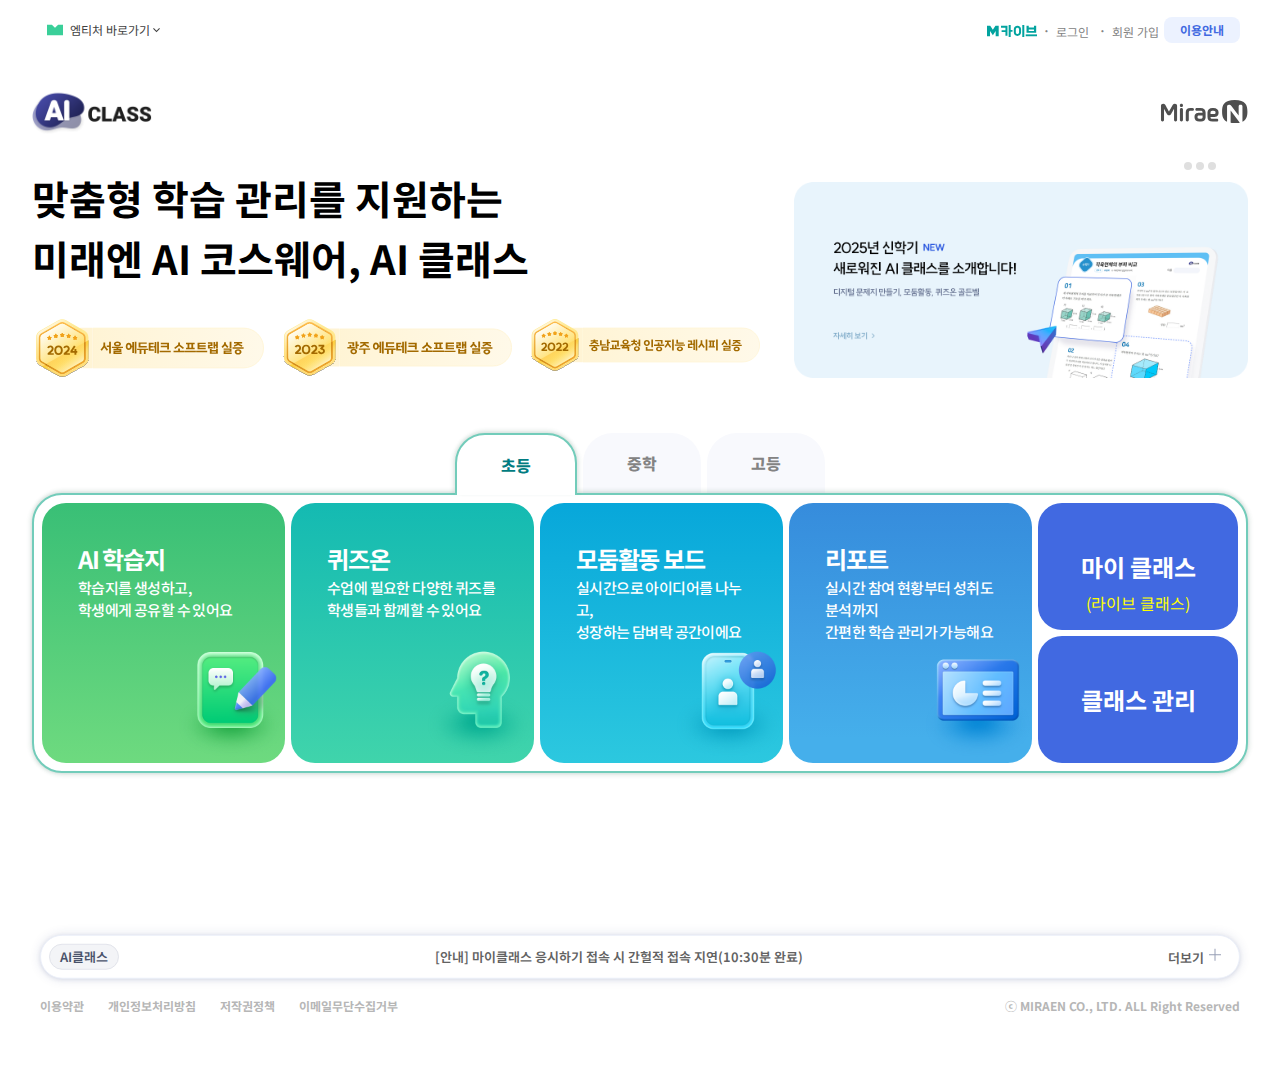
<file: project/cloning/index2.html>
<!DOCTYPE html>
<html lang="kr">

<head>
    <meta charset="UTF-8">
    <meta name="viewport" content="width=device-width, initial-scale=1.0">
    <link rel="stylesheet" href="./css/common.css">
    <link rel="stylesheet" href="./css/index2.css">
    <title>미래엔 AI 클래스_NEW</title>
</head>

<body>
    <header class="flex">
        <div class="mteacher hidden700">
            <a href="" class="flex">
                <img src="./img/mteacher-1.157.0.ad073e8e.svg" alt="">
                <span>엠티처 바로가기</span>
                <img src="./img/ico-arrow-down-line-black-1.157.0.ad3e266c.svg" alt="">
            </a>
        </div>
        <ul class="flex right_nav">
            <li class="hidden700"><a href=""><img src="./img/mkaive-1.157.0.c76c15fd.svg" alt=""></a><span>·</span>
            </li>
            <li class="hidden700"><a href="">로그인</a>
                <span>·</span>
            </li>
            <li class="hidden700"><a href="">회원 가입</a></li>
            <li class="btn_info"><a href="">이용안내</a></li>
            <li class="btn_ham"><a href=""><img src="./img/ico-menu-line.svg" alt=""></a></li>
        </ul>
    </header>
    <main>
        <div class="flex logos">
            <div class="aiclass"><a href=""><img src="./img/AICLASS.png" alt=""></a></div>
            <div class="logo-miraen hidden700"><img src="./img/logo-miraen.svg" alt=""></div>
        </div>
        <section id="sec1" class="flex">
            <article class="left_award flex">
                <h2>맞춤형 학습 관리를 지원하는<br>
                    미래엔 AI 코스웨어, AI 클래스</h2>
                <ul class="flex">
                    <li><img src="./img/award-1.svg" alt=""></li>
                    <li><img src="./img/award-2.svg" alt=""></li>
                    <li><img src="./img/award-3.svg" alt=""></li>
                </ul>
            </article>
            <article class="right_bnr">
                <ul class="flex dots_wrap">
                    <li></li>
                    <li></li>
                    <li></li>
                </ul>
                <div>
                    <img src="./img/banner-1.png" alt="">
                </div>
            </article>
        </section>
        <section id="sec2">
            <ul class="flex">
                <li class="element">초등</li>
                <li>중학</li>
                <li>고등</li>
            </ul>
            <!-- <article class="flex fig_wrap">
                <figure class="fig_no1">
                    <figcaption>
                        <h2>AI학습지</h2>
                        <p>학습지를 생성하고,<br>학생에게 공유할 수 있어요</p>
                    </figcaption>
                    <div></div>
                    <p>수학 디지털 문제지 만들기 오픈</p>
                </figure>
                <figure class="fig_no2">
                    <figcaption>
                        <h2>퀴즈온</h2>
                        <p>수업에 필요한 다양한 퀴즈를<br>학생들과 함께 풀 수 있어요</p>
                    </figcaption>
                    <div></div>
                </figure>
                <figure class="fig_no3">
                    <figcaption>
                        <h2>모둠활동 보드</h2>
                        <p>실시간으로 아이디어를 나누고,<br>성장하는 담벼락 공간이에요</p>
                    </figcaption>
                    <div></div>
                    <div class="new_open"></div>
                </figure>
                <figure class="fig_no4">
                    <figcaption>
                        <h2>리포트</h2>
                        <p>실시간 참여 현황부터 성취도 분석까지<br>간편한 학습 관리가 가능해요</p>
                    </figcaption>
                    <div></div>
                </figure>
                <div class="flex div_no1">
                    <div>
                        <p>마이 클래스</p>
                        <p>(라이브 클래스)</p>
                    </div>
                    <div>
                        <p>클래스 관리</p>
                    </div>
                </div>
            </article> -->
            <article class="flex tab_wrap">
                <div class="tab_ai">
                    <h3>AI 학습지</h3>
                    <p>학습지를 생성하고,<br>
                        학생에게 공유할 수 있어요</p>
                    <div class="tab_img">
                        <img src="./img/ico-aIworkbook.png" alt="">
                    </div>
                </div>
                <div class="tab_quiz">
                    <h3>퀴즈온</h3>
                    <p>수업에 필요한 다양한 퀴즈를<br>
                        학생들과 함께할 수 있어요</p>
                    <div class="tab_img">
                        <img src="./img/ico-quizon.png" alt="">
                    </div>
                </div>
                <div class="tab_people">
                    <h3>모둠활동 보드</h3>
                    <p>실시간으로 아이디어를 나누고,<br>
                        성장하는 담벼락 공간이에요</p>
                    <div class="tab_img">
                        <img src="./img/ico-people.png" alt="">
                    </div>
                </div>
                <div class="tab_report">
                    <h3>리포트</h3>
                    <p>실시간 참여 현황부터 성취도 분석까지<br>
                        간편한 학습 관리가 가능해요</p>
                    <div class="tab_img">
                        <img src="./img/ico-report.png" alt="">
                    </div>
                </div>
                <div class="flex tab_etc">
                    <div class="flex">
                        <h4>마이 클래스</h4>
                        <span>(라이브 클래스)</span>
                    </div>
                    <div class="flex">
                        <h4>클래스 관리</h4>
                    </div>
                </div>
            </article>
        </section>
    </main>
    <footer>
        <div>
            <div class="flex notice">
                <span>AI클래스</span>
                <p class="not1_tit">[안내] 마이클래스 응시하기 접속 시 간헐적 접속 지연(10:30분 완료)</p>
                <div>더보기 <img src="./img/ico-plus.svg" alt=""></div>
            </div>
            <div class="flex f_wrap">
                <ul class="flex">
                    <li><a href="">이용약관</a></li>
                    <li><a href="">개인정보처리방침</a></li>
                    <li><a href="">저작권정책</a></li>
                    <li><a href="">이메일무단수집거부</a></li>
                </ul>
                <p>ⓒ MIRAEN CO., LTD. ALL Right Reserved</p>
            </div>
        </div>
    </footer>
</body>

</html>
</file>
<file: project/cloning/css/index2.css>
header{
    justify-content: space-between;
    align-items: center;
    width: 100%;
    height: 60px;
    padding: 0 clamp(40px, 50% - 800px, 160px);
    position: absolute;
    box-sizing: border-box;
}
.mteacher>a{
    align-items: center;
    color: #414141;
    font-size: 12px;
}

.right_nav{
    align-items: center;
}
.right_nav>li{
    color: #838383;
}
.right_nav>li>a{
    font-size: 12px;
    color: #838383;
    padding: 0 5px;
}
.right_nav>.btn_info>a{
    display: block;
    color: #4169e1;
    background-color: #ecf2ff;
    padding: 4px 16px;
    border-radius: 8px;
    font-weight: bold;

}
.btn_ham{
    display: none;
}

/* header end */

main{
    padding: 88px clamp(32px, 50% - 800px, 160px);
    /* clamp(최소값, 계산값(사이값), 최대값) */
    position: relative;
}

.logos{
    justify-content: space-between;
    align-items: center;
}
.aiclass{
    width: 120px;
}
.aiclass img{
    width: 100%;
}

#sec1{
    gap: 30px;
    justify-content: space-between;
}
.left_award{
    /* flex: 1; */
    flex-direction: column;
    justify-content: flex-end;
}
.left_award>h2{
    font-size: 56px;
    white-space: nowrap;
}
.left_award>ul{
    gap: 16px;
    padding-top: 30px;
}
.left_award>ul>li{
    flex: 1;
}
.left_award>ul>li>img{
    height: 100%;
}

.right_bnr{
    max-width: 750px;
}
.right_bnr>img{
    width: 100%;
}
.dots_wrap{
    justify-content: flex-end;
    padding: 20px 30px 10px;
}
.dots_wrap>li{
    width: 8px; height: 8px;
    background-color: #dfdfdf;
    border-radius: 50%;
    margin: 2px;
}
#sec1 img{
    width: 100%;
}

/* sec1 end */

/* #sec2>.fig_wrap{
    gap: 10px;
    padding: 10px;
    background-color: white;
    border: 2px solid rgb(114, 204, 186);
    border-radius: 40px;
}
#sec2>.fig_wrap>figure{
    flex: 1; height: 180px;
    padding: 40px;
    border-radius: 30px;
    color: white;
    position: relative;
}
#sec2 figcaption>h2{
    font-size: 30px;
    padding-bottom: 10px;
}
#sec2 figcaption>p{
    font-size: 0.9rem;
    font-weight: 500;
}
#sec2 .fig_no1{
    background: linear-gradient(rgb(57, 191, 118) 0%, rgb(110, 218, 127) 100%);
}
#sec2 .fig_no2{
    background: linear-gradient(rgb(20, 186, 178) 0%, rgb(64, 212, 171) 100%);
}
#sec2 .fig_no3{
    background: linear-gradient(rgb(7, 167, 218) 0%, rgb(44, 200, 223) 100%);
}
#sec2 .fig_no4{
    background: linear-gradient(rgb(54, 140, 220) 0%, rgb(69, 175, 235) 90.62%);
}


#sec2 figure div{
    width: 100px; height: 100px;
    background-size: 100%;
    position: absolute;
    right: 30px;
    bottom: 30px;
}
#sec2 .fig_no1>div{
    background-image: url(../img/ico-aIworkbook.png);
}
#sec2 .fig_no1>p{
    width: auto;
    position: absolute;
    white-space: nowrap;
    color: black;
    font-size: 0.8rem;
    top: -15px;
    left: 50%;
    transform: translateX(-50%);
    background-color: white;
    border: 1px solid rgb(32, 58, 162);
    border-radius: 30px;
    padding: 10px 30px;
}
#sec2 .fig_no2>div{
    background-image: url(../img/ico-quizon.png);
}
#sec2 .fig_no3>div{
    background-image: url(../img/ico-people.png);
}
#sec2 .fig_no3>.new_open{
    background-image: url(../img/ico-elem-open-2025.png);
    width: 70px; height: 30px;
    background-repeat: no-repeat;
    right: 60px;
    top: 50px;
}
#sec2 .fig_no4>div{
    background-image: url(../img/ico-report.png);
}


.div_no1{
    width: 200px;
    gap: 6px;
    flex-direction: column;
    justify-content: space-between;
    justify-content: center;
    text-align: center;
}
.div_no1>div{
    flex: 1;
    padding: 20px 0;
    border-radius: 30px;

    color: white;
    position: relative;
    background-color: rgb(65, 105, 225);
} */
#sec2{
    padding-top: 50px;
}
#sec2>ul{
    justify-content: center;
}
#sec2>ul>li{
    padding: 18px 44px 16px;
    background-color: #f8f9fd;
    color: #838383;
    border-radius: 30px 30px 0 0;
    margin: 0 3px;
    font-weight: 800;
}
#sec2>ul>.element{
    color: #017C81;
    background-color: #fff;
    border: 2px solid rgb(114, 204, 186);
    box-shadow: rgba(30, 94, 69, 0.16) 0px -4px 4px -2px, 
    rgba(30, 94, 69, 0.12) -4px 0px 4px -2px, 
    rgba(30, 94, 69, 0.12) 4px 0px 4px -2px;
    z-index: 11;
    position: relative;
}
#sec2>ul>.element::after{
    content: "";
    position: absolute;
    width: 100%; height: 2px;
    background-color: #fff;
    bottom: -2px; left: 0;
    z-index: 111;
}
.tab_wrap{
    position: relative;
    top: -2px;
    z-index: 1;
    border: 2px solid rgb(114, 204, 186);
    background-color: #fff;
    padding: 8px;
    border-radius: 30px;
    box-shadow: rgba(30, 94, 69, 0.16) 0px -4px 4px -2px, 
    rgba(30, 94, 69, 0.16) 0px 4px 4px -2px, 
    rgba(30, 94, 69, 0.12) -4px 0px 4px -2px, 
    rgba(30, 94, 69, 0.12) 4px 0px 4px -2px;
    gap: 6px;
}
.tab_wrap>div{
    padding: 38px 36px 120px;
    border-radius: 24px;
    position: relative;
    flex: 1;
    box-sizing: border-box;
}
.tab_ai{
    background: linear-gradient(rgb(57, 191, 118) 0%, rgb(110, 218, 127) 100%);
}
.tab_quiz{
    background: linear-gradient(rgb(20, 186, 178) 0%, rgb(64, 212, 171) 100%);
}
.tab_people{
    background: linear-gradient(rgb(7, 167, 218) 0%, rgb(44, 200, 223) 100%);
}
.tab_report{
    background: linear-gradient(rgb(54, 140, 220) 0%, rgb(69, 175, 235) 90.62%);
}
.tab_wrap>div img{
    width: 100%;
}
.tab_wrap h3{
    color: #fff;
    font-size: 30px;
    font-weight: 700;
    letter-spacing: -1.2px;
}
.tab_wrap p{
    color: #fff;
    font-size: 15px;
    font-weight: 500;
    line-height: 22px;
    letter-spacing: -0.6px;
}
.tab_img{
    width: 108px;
    position: absolute;
    right: 0;
    bottom: 0;
}
.tab_wrap>.tab_etc{
    flex: 0 0 200px;
    row-gap: 6px;
    flex-direction: column;
    padding: 0;
}
.tab_etc>div{
    background-color: #4169e1;
    border-radius: 24px;
    width: 100%;
    height: 100%;
    justify-content: center;
    align-items: center ;
}
.tab_etc>div:first-child{
    position: relative;
}
.tab_etc>div:first-child>span{
    position: absolute;
    width: 100%;
    color: yellow;
    left: 0; bottom: 15px;
    text-align: center;
}
.tab_etc h4{
    color: #fff;
    font-size: 24px;
}
/* main end */

footer>div{
    padding: 50px clamp(40px, 50% - 800px, 160px);
    position: relative;
}
.notice{
    position: absolute;
    justify-content: space-between;
    align-items: center;
    right: 23%;
    bottom: 50%;
    transform: translateY(50%);
    background-color: #fff;
    border: 1px solid rgb(235, 239, 249);;
    border-radius: 30px;
    box-shadow: rgba(36, 49, 113, 0.12) 0px 1px 4px 0px, rgba(36, 49, 113, 0.12) 0px 0px 12px 0px;
    padding: 8px 16px 8px 8px;
    font-size: 13px;
    color: #626262;
    font-weight: 600;
}
.notice>span{
    padding: 2px 10px;
    color: #49526a;
    background-color: #f3f4f7;
    border: 1px solid rgb(226, 228, 235);
    border-radius: 30px;
}
.notice{
    /* position: absolute; */
    /* right: 380px; */
    /* bottom: 50%; */
    /* transform: translateY(50%); */

    background-color: #fff;
    border-radius: 30px;
    border: 1px solid rgb(235, 239, 249);
    box-shadow: rgba(36, 49, 113, 0.12) 0px 1px 4px 0px,
    rgba(36, 49, 113, 0.12) 0px 0px 12px 0px;
    /* justify-content: space-between; */
}

.notice>div>span{
    padding: 2px 12px;
    font-size: 13px;
    border-radius: 20px;
    font-weight: 700;
    color: rgb(73, 82, 106);
    background-color: rgb(243, 244, 247);
    line-height: 18px;
    border: 1px solid rgb(226, 228, 235);
}
.not1_tit{
    max-width: 55%;
    overflow: hidden;
    white-space: nowrap;
    text-overflow: ellipsis;
    padding: 0 5px;
}
.notice>div{
    padding-left: 50px;
}
.f_wrap{
    justify-content: space-between;
    font-size: 12px;
    font-weight: 700;
    color: #b6b6b6;
}
.f_wrap>ul{
    gap: 24px;
}
.f_wrap a{
    color: #b6b6b6;
}



@media screen and (max-width: 1280px) {
    .left_award>h2{
        font-size: 40px;
    }
    .left_award>ul>li>img{
        height: auto; width: 100%;
    }
    .right_bnr{
        max-width: 454px;
    }
    .tab_wrap h3{
        font-size: 24px;
    }
    /* footer>div{
        display: flex;
        flex-wrap: wrap;
    } */
    .notice{
        position: static;
        margin-bottom: 40px;
    }
}
@media screen and (max-width: 1024px){
    #sec1{
        flex-direction: column;
    }
    .left_award{
        padding-top: 50px;
    }
    .right_bnr{
        max-width: 100%;
    }
    #sec2>.fig_wrap{
        flex-wrap: wrap;
    }
    .div_no1{
        flex-direction: row;
        width: calc(100% - 3px);
    }
    .tab_wrap{
        flex-wrap: wrap;
    }
    .tab_wrap>div{
        flex: auto;
        width: calc((100% - 24px) / 4);
    }
    .tab_wrap>.tab_etc{
        flex-direction: row;
        flex: auto;
        width: 100%;
        gap: 6px;
    }
    .tab_etc>div>h4{
        padding: 10px 0;
    }
    .tab_etc>div{
        height: auto;
    }
    .tab_etc>div:first-child>span{
        display: none;
    }
}
@media screen and (max-width: 850px){
    header{
        padding: 0 20px;
    }
    main{
        padding: 90px 20px;
    }
    .left_award>ul{
        display: none;
    }
    .left_award>h2{
        font-size: 24px;
    }
    .tab_wrap>div{
        width: calc((100% - 8px) / 2);
    }
    .tab_wrap>.tab_etc{
        flex-direction: column;
    }
    .tab_wrap p{
        display: none;
    }   
}
@media screen and (max-width: 700px){
    .hidden700{
        display: none;
    }
    header{
        justify-content: flex-end;
        padding-top: 20px;
    }
    .btn_ham{
        display: block;
    }
    .aiclass{
        position: absolute;
        top: 20px;
    }
    .right_nav{
        gap: 10px;
    }
}
</file>
<file: project/cloning/css/common.css>
@import url('https://fonts.googleapis.com/css2?family=Noto+Sans+KR:wght@100..900&display=swap');

/* http://meyerweb.com/eric/tools/css/reset/ 
   v2.0 | 20110126
   License: none (public domain)
*/

html, body, div, span, applet, object, iframe,
h1, h2, h3, h4, h5, h6, p, blockquote, pre,
a, abbr, acronym, address, big, cite, code,
del, dfn, em, img, ins, kbd, q, s, samp,
small, strike, strong, sub, sup, tt, var,
b, u, i, center,
dl, dt, dd, ol, ul, li,
fieldset, form, label, legend,
table, caption, tbody, tfoot, thead, tr, th, td,
article, aside, canvas, details, embed, 
figure, figcaption, footer, header, hgroup, 
menu, nav, output, ruby, section, summary,
time, mark, audio, video {
	margin: 0;
	padding: 0;
	border: 0;
	font-size: 100%;
	font-family: "Noto Sans KR", sans-serif;
	vertical-align: baseline;
}
/* HTML5 display-role reset for older browsers */
article, aside, details, figcaption, figure, 
footer, header, hgroup, menu, nav, section {
	display: block;
}
body {
	line-height: 1.5;
}
ol, ul {
	list-style: none;
}
blockquote, q {
	quotes: none;
}
blockquote:before, blockquote:after,
q:before, q:after {
	content: '';
	content: none;
}
table {
	border-collapse: collapse;
	border-spacing: 0;
}
a{
    text-decoration: none;
    color: black;
    font-family: "Noto Sans KR", sans-serif;
}
.flex{
    display: flex;
}
</file>
